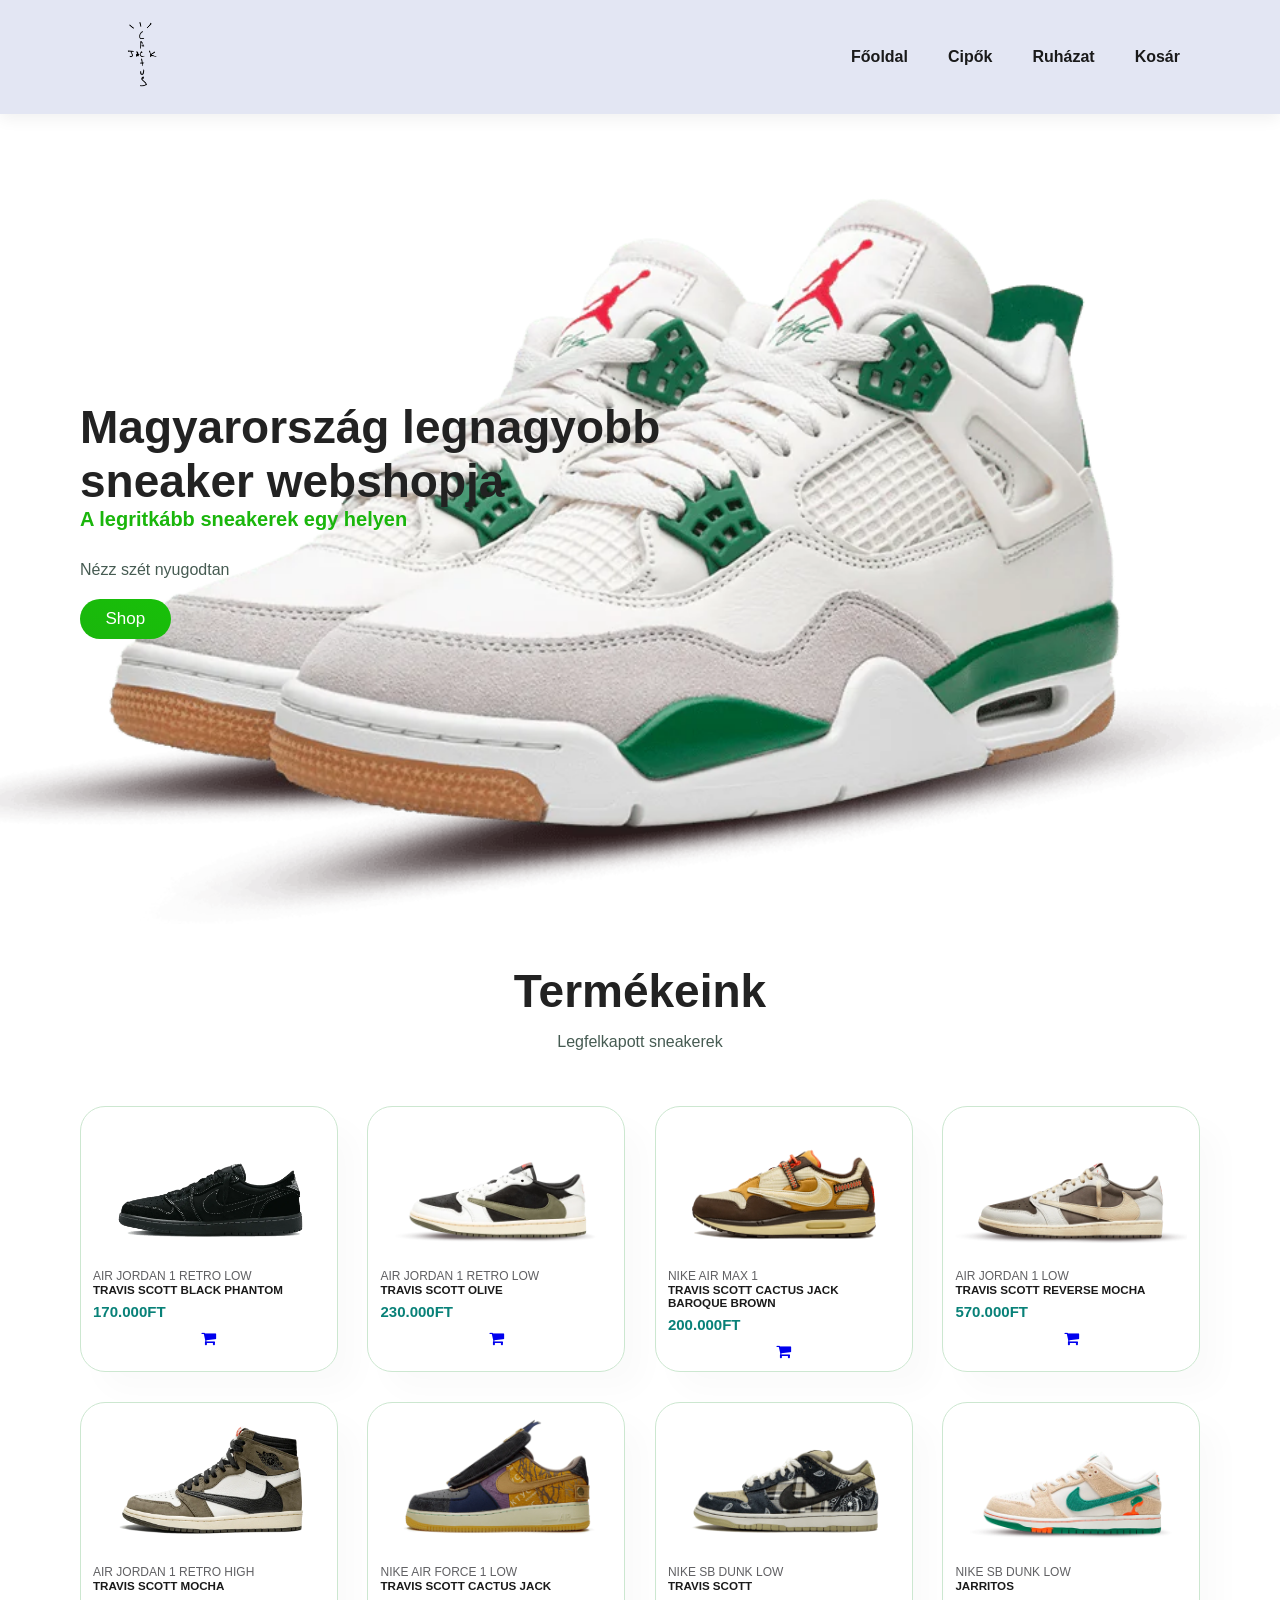
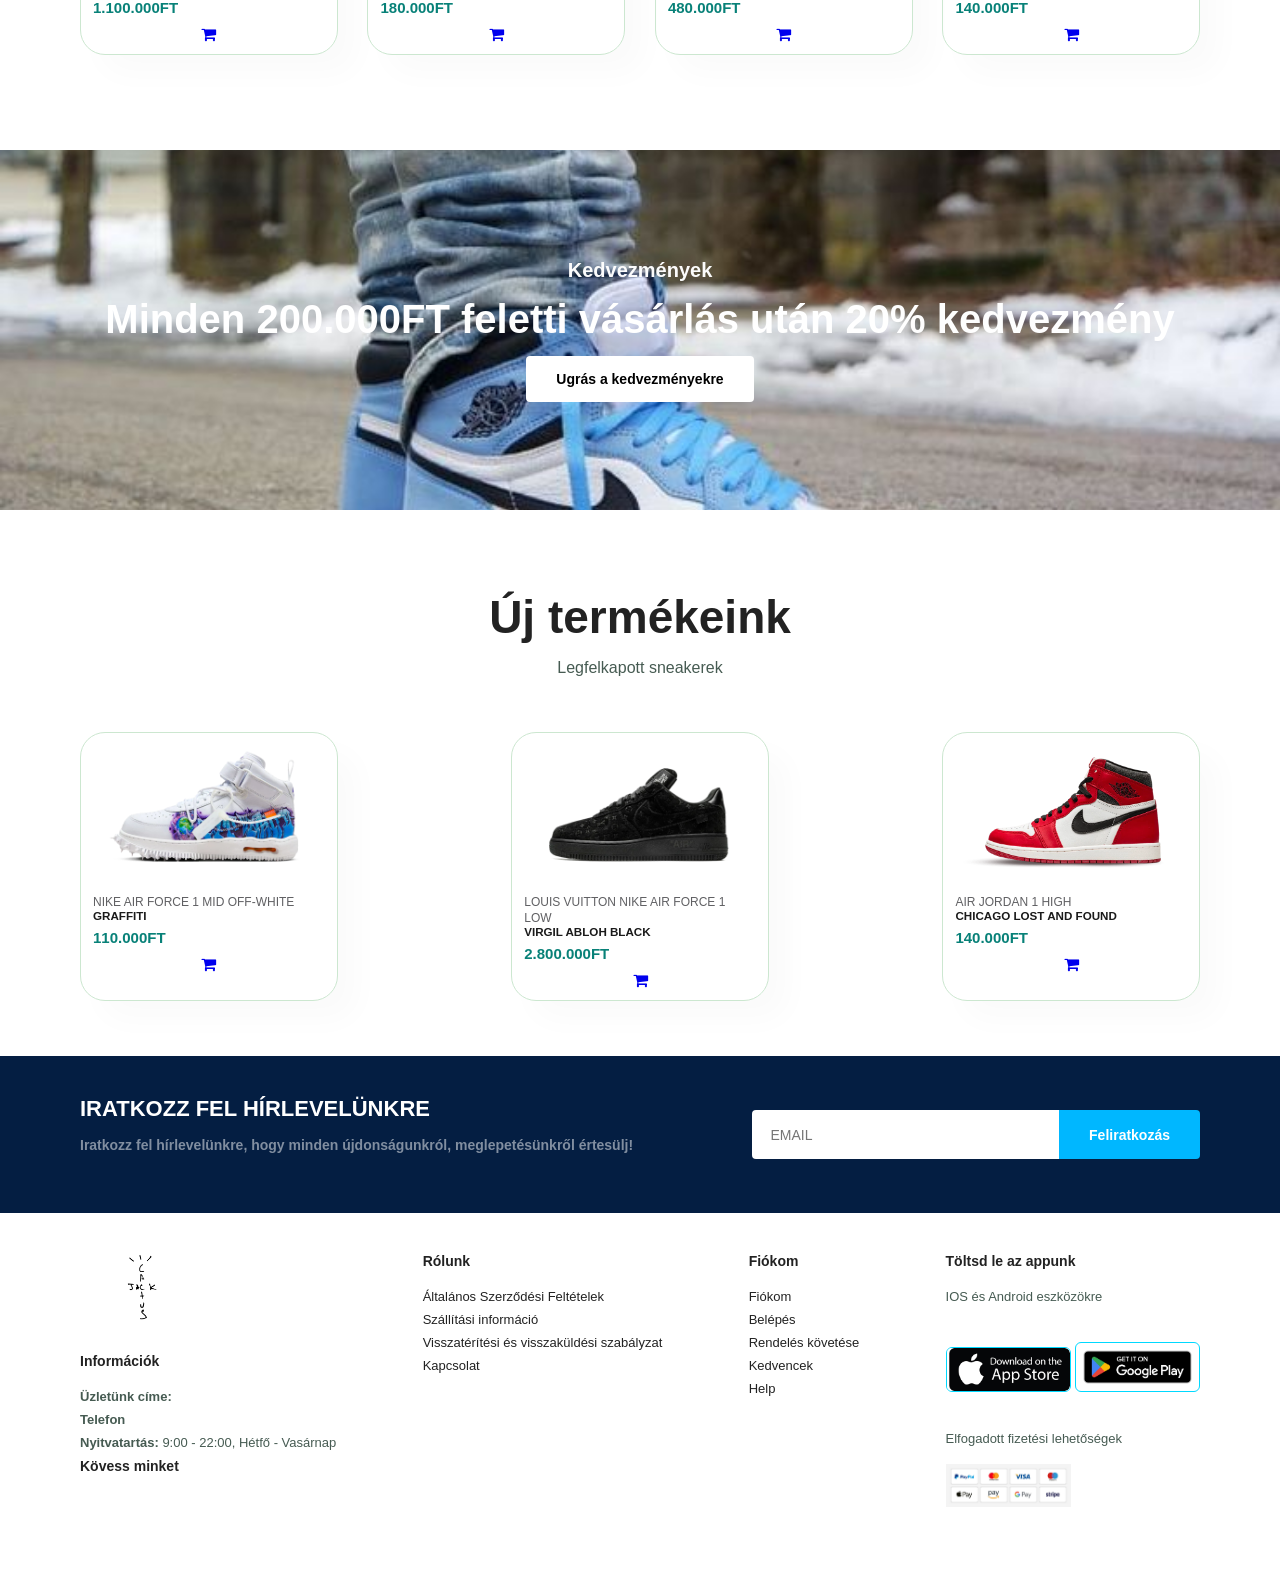
<file: index.html>
<!DOCTYPE html>
<html lang="hu">
<head>
    <meta charset="UTF-8">
    <meta http-equiv="X-UA-Compatible" content="IE=edge">
    <meta name="viewport" content="width=device-width, initial-scale=1.0">
    <title>Snkrsstore</title>
    <link rel="stylesheet" href="style.css">
    <link rel="stylesheet" href="https://cdnjs.cloudflare.com/ajax/libs/font-awesome/4.7.0/css/font-awesome.min.css">
    <link rel="stylesheet" href="https://cdnjs.cloudflare.com/ajax/libs/font-awesome/4.7.0/css/font-awesome.min.css">
</head>

<body>
    
    <section id="header">
        <a href="#"><img src="img/cactusjack.png" class="logo" alt="" width="125px"></a>

        <div>
            <ul id="navbar">
                <li><a class="active" href="index.html">Főoldal</a></li>
                <li><a href="cipo.html">Cipők</a></li>
                <li><a href="ruha.html">Ruházat</a></li>
                <li><a href="kosar.html">Kosár</a></li>
            </ul>
        </div>
    </section>

    <section id="hero">
        <h2>Magyarország legnagyobb <br>
            sneaker webshopja</h2>
        <h4>A legritkább sneakerek egy helyen</h4>
        <p>Nézz szét nyugodtan</p>
        <button>Shop</button>
    </section>

    <section id="product1" class="section-p1">
        <h2>Termékeink</h2>
        <p>Legfelkapott sneakerek</p>
        <div class="pro-container">
            <div class="pro" onclick="window.location.href='termek1.html'";>
                <img src="img/termek1.webp" alt="">
                <div class="des">
                    <span>AIR JORDAN 1 RETRO LOW</span>
                    <h5>TRAVIS SCOTT BLACK PHANTOM</h5>
                    <h4>170.000FT</h4>
                </div>
                <a href="#" ><i class="fa fa-shopping-cart"></i></a>
            </div>
            <div class="pro" onclick="window.location.href='termek2.html';">
                <img src="img/termek2.webp" alt="">
                <div class="des">
                    <span>AIR JORDAN 1 RETRO LOW</span>
                    <h5>TRAVIS SCOTT OLIVE</h5>
                    <h4>230.000FT</h4>
                </div>
                <a href="#"><i class="fa fa-shopping-cart"></i></a>
            </div>
            <div class="pro" onclick="window.location.href='termek3.html';">
                <img src="img/termek3.webp" alt="">
                <div class="des">
                    <span>NIKE AIR MAX 1</span>
                    <h5>TRAVIS SCOTT CACTUS JACK BAROQUE BROWN</h5>
                    <h4>200.000FT</h4>
                </div>
                <a href="#"><i class="fa fa-shopping-cart"></i></a>
            </div>
            <div class="pro" onclick="window.location.href='termek4.html';">
                <img src="img/termek4.webp" alt="">
                <div class="des">
                    <span>AIR JORDAN 1 LOW</span>
                    <h5>TRAVIS SCOTT REVERSE MOCHA</h5>
                    <h4>570.000FT</h4>
                </div>
                <a href="#"><i class="fa fa-shopping-cart"></i></a>
            </div>
            <div class="pro" onclick="window.location.href='termek5.html';">
                <img src="img/termek5.webp" alt="">
                <div class="des">
                    <span>AIR JORDAN 1 RETRO HIGH</span>
                    <h5>TRAVIS SCOTT MOCHA</h5>
                    <h4>1.100.000FT</h4>
                </div>
                <a href="#"><i class="fa fa-shopping-cart"></i></a>
            </div>
            <div class="pro" onclick="window.location.href='termek6.html';">
                <img src="img/termek6.webp" alt="">
                <div class="des">
                    <span>NIKE AIR FORCE 1 LOW</span>
                    <h5>TRAVIS SCOTT CACTUS JACK</h5>
                    <h4>180.000FT</h4>
                </div>
                <a href="#"><i class="fa fa-shopping-cart"></i></a>
            </div>
            <div class="pro" onclick="window.location.href='termek7.html';">
                <img src="img/termek7.webp" alt="">
                <div class="des">
                    <span>NIKE SB DUNK LOW</span>
                    <h5>TRAVIS SCOTT</h5>
                    <h4>480.000FT</h4>
                </div>
                <a href="#"><i class="fa fa-shopping-cart"></i></a>
            </div>
            <div class="pro" onclick="window.location.href='termek8.html';">
                <img src="img/termek8.webp" alt="">
                <div class="des">
                    <span>NIKE SB DUNK LOW</span>
                    <h5>JARRITOS</h5>
                    <h4>140.000FT</h4>
                </div>
                <a href="#"><i class="fa fa-shopping-cart"></i></a>
            </div>
        </div>
    </section>

    <section id="banner" class="section-m1">
        <h4>Kedvezmények</h4>
        <h2>Minden 200.000FT feletti vásárlás után <span>20% kedvezmény</span></h2>
        <button class="normal">Ugrás a kedvezményekre</button>
    </section>

    <section id="product1" class="section-p1">
        <h2>Új termékeink</h2>
        <p>Legfelkapott sneakerek</p>
        <div class="pro-container">
            <div class="pro" onclick="window.location.href='termek14.html';">
                <img src="img/termek14.webp" alt="">
                <div class="des">
                    <span>NIKE AIR FORCE 1 MID OFF-WHITE</span>
                    <h5>GRAFFITI</h5>
                    <h4>110.000FT</h4>
                </div>
                <a href="#"><i class="fa fa-shopping-cart"></i></a>
            </div>
            <div class="pro" onclick="window.location.href='termek15.html';">
                <img src="img/termek15.webp" alt="">
                <div class="des" >
                    <span>LOUIS VUITTON NIKE AIR FORCE 1 LOW</span>
                    <h5>VIRGIL ABLOH BLACK</h5>
                    <h4>2.800.000FT</h4>
                </div>
                <a href="#"><i class="fa fa-shopping-cart"></i></a>
            </div>
            <div class="pro" onclick="window.location.href='termek16.html';">
                <img src="img/termek16.webp" alt="">
                <div class="des" >
                    <span>AIR JORDAN 1 HIGH </span>
                    <h5>CHICAGO LOST AND FOUND</h5>
                    <h4>140.000FT</h4>
                </div>
                <a href="#"><i class="fa fa-shopping-cart"></i></a>
            </div>
        </div>
    </section>

    <section id="newsletter" class="section-p1">
        <div class="newstext">
            <h4>IRATKOZZ FEL HÍRLEVELÜNKRE</h4>
            <p>Iratkozz fel hírlevelünkre, hogy minden újdonságunkról, meglepetésünkről értesülj!</p>
        </div>
        <div class="form">
                <input type="text" placeholder="EMAIL">
                <button class="normal">Feliratkozás</button>
        </div>
    </section>

    <footer class="section-p1">
        <div class="col">
            <img src="img/cactusjack.png" class="logo" alt="" width="125px">
            <h4>Információk</h4>
            <p> <strong>Üzletünk címe: </strong> </p>
            <p> <strong>Telefon </strong> </p>
            <p> <strong>Nyitvatartás: </strong> 9:00 - 22:00, Hétfő - Vasárnap</p>
            <div class="follow">
                <h4>Kövess minket</h4>
            </div>
        </div>

        <div class="col">
            <h4>Rólunk</h4>
            <a href="#">Általános Szerződési Feltételek</a>
            <a href="#">Szállítási információ</a>
            <a href="#">Visszatérítési és visszaküldési szabályzat</a>
            <a href="#">Kapcsolat</a>
        </div>
        <div class="col">
            <h4>Fiókom</h4>
            <a href="#">Fiókom</a>
            <a href="#">Belépés</a>
            <a href="#">Rendelés követése</a>
            <a href="#">Kedvencek</a>
            <a href="#">Help</a>
        </div>

        <div class="col install">
            <h4>Töltsd le az appunk</h4>
            <p>IOS és Android eszközökre</p>
            <div class="row">
                <img src="img/apple.png" alt="" width="125px">
                <img src="img/google.png" alt="" width="125px">
            </div>
            <p>Elfogadott fizetési lehetőségek</p>
            <img src="img/pay.jpg" alt="" width="125px">
        </div>

    </footer>

    
    <script src="script.js"></script>
</body>

</html>
</file>
<file: style.css>
*{
    margin: 0;
    padding: 0;
    box-sizing: border-box;
    font-family: 'Spartan', sans-serif;
}

h1{
    font-size: 50px;
    line-height: 64px;
    color: #222;
}

h2{
    font-size: 46px;
    line-height: 54px;
    color: #222;
}

h4{
    font-size: 20px;
    color: #222;
}

h6{
    font-weight: 700;
    font-size: 12px;
}

p{
    font-size: 16px;
    color: #465b52;
    margin: 15px 0 20px 0;
}

.section-p1{
    padding: 40px 80px;
    color: white;
}

.section-m1{
    margin: 40px 0;
}

button.normal {
    font-size: 14px;
    font-weight: 600;
    padding: 15px 30px;
    color: #000;
    background-color: #fff;
    border-radius: 4px;
    cursor: pointer;
    border: none;
    outline: none;
    transition: 0.2s;
}

body{
    width: 100%;
}

#header{
    display: flex;
    align-items: center;
    justify-content: space-between;
    padding: 20px 80px;
    background: #e3e6f3;
    box-shadow: 0 5px 15px rgba(0, 0, 0, 0.06);
    z-index: 999;
    position: sticky;
    top: 0;
    left: 0;
}

#navbar{
    display: flex;
    align-items: center;
    justify-content: center;
}

#navbar li{
    list-style: none;
    padding: 0 20px;
}

#navbar li a{
    text-decoration: none;
    font-size: 16px;
    font-weight: 600;
    color: #1a1a1a;
    transition: 0.3s ease;
}

#hero{
    background-image: url("img/index.webp");
    height: 90vh;
    width: 100%;
    background-size: cover;
    background-position: top 25% right 0;
    padding: 0 80px;
    display: flex;
    flex-direction: column;
    align-items: flex-start;
    justify-content: center;
}

#hero h4 {
    padding-bottom: 15px;
}

#hero h4 {
    color: #1ab60c;
}

#hero button {
    border: none;
 color: #fff;
 background-image: linear-gradient(30deg, #1ab60c, #18c009);
 border-radius: 20px;
 background-size: 100% auto;
 font-family: inherit;
 font-size: 17px;
 padding: 0.6em 1.5em;
}

button:hover {
    background-position: right center;
    background-size: 200% auto;
    -webkit-animation: pulse 2s infinite;
    animation: pulse512 1.5s infinite;
   }
   
   @keyframes pulse512 {
    0% {
     box-shadow: 0 0 0 0 #05bada66;
    }
   
    70% {
     box-shadow: 0 0 0 10px rgb(218 103 68 / 0%);
    }
   
    100% {
     box-shadow: 0 0 0 0 rgb(218 103 68 / 0%);
    }
   }

#product1 {
    text-align: center;
}

#product1 .pro-container{
    display:flex;
    justify-content: space-between;
    padding-top: 20px;
    flex-wrap: wrap;
}

#product1 .pro{
    width: 23%;
    min-width: 250px;
    padding: 10px 12px;
    border: 1px solid #cce7d0;
    border-radius: 25px;
    cursor: pointer;
    box-shadow: 20px 20px 30px rgba(0, 0, 0, 0.02);
    margin: 15px 0;
    transition: 0.2s ease;

}

#product1 .pro:hover{
    box-shadow: 20px 20px 30px rgba(0, 0, 0, 0.06);
}

#product1 .pro img {
    width: 100%;
    border-radius: 20px;

}

#product1 .pro .des {
    text-align: start;
    padding: 10px 0;
}

#product1 .pro .des span {
    color: #606063;
    font-size: 12px;
}

#product1 .pro .des {
    padding-top: 7px;
    color: #1a1a1a;
    font-size: 14px;
}

#product1 .pro .des h4 {
    padding-top: 7px;
    font-size: 15px;
    font-weight: 700;
    color: #088178;
}

#product1 .pro .cart{
    width: 40px;
    height: 40px;
    line-height: 40px;
    border-radius: 50px;
    background-color: #e8f6ea;
    font-weight: 500;
    color: #088178;
    border: 1px solid #cce7d0;
    position: absolute;
    bottom: 20px;
    right: 10px; 

}

#banner {
    display: flex;
    flex-direction: column;
    justify-content: center;
    align-items: center;
    text-align: center;
    background-image: url("img/kedv.jpg");
    width: 100%;
    height: 40vh;
    background-size: cover;
    background-position: center;
}

#banner h4{
    color: #fdfdfdfd;
    font-size: 20px;
}

#banner h2{
    color: #fffffffd;
    font-size: 40px;
    padding: 10px 0;
}

#banner h2 span{
    color: #fffffffd;
    
}

#banner button:hover{
    background: #00b7ffda;
    color: #ffffffda;
}

#newsletter{
    display: flex;
    justify-content: space-between;
    flex-wrap: wrap;
    align-items: center;
    background-repeat: no-repeat;
    background-position: 20% 30%;
    background-color: #041e42;
}

#newsletter h4{
    font-size: 22px;
    font-weight: 700;
    color: #fff;
}

#newsletter p{
    font-size: 14px;
    font-weight: 600;
    color: #818ea0;
}

#newsletter .form{
    display: flex;
    width: 40%;
}

#newsletter input{
    height: 3.100rem;
    padding: 0 1.25em;
    font-size: 14px;
    width: 100%;
    border: 1px solid transparent;
    border-radius: 4px;
    outline: none;
    border-top-right-radius: 0;
    border-bottom-right-radius: 0;
}

#newsletter button{
    background-color: #00b7ff;
    color: #fff;
    white-space: nowrap;
    border-top-left-radius: 0;
    border-bottom-left-radius: 0;
}

footer {
    display: flex;
    flex-wrap: wrap;
    justify-content: space-between;
}

footer  .col{
    display: flex;
    flex-direction: column;
    align-items: flex-start;
    margin-bottom: 20px;
}

footer .logo{
    margin-bottom: 30px;
}

footer h4{
    font-size: 14px;
    padding-bottom: 20px;
}

footer p{
    font-size: 13px;
    margin: 0 0 8px 0;
}

footer a{
    font-size: 13px;
    text-decoration: none;
    color: #222;
    margin: 0 0 8px 0;
}

footer .install .row img{
    border: 1px solid #00d9ff;
    border-radius: 6px;
}

footer .install img {
    margin:10px 0 15px 0;
}

footer .follow i:hover{
    color: #00d9ff;
}

#page-header{
    background-image: url("img/cipoj1.jpg");
    width: 100%;
    height: 40vh;
    background-size: cover;
    background-position: center;
}

#prodetails{
    display: flex;
    margin-top: 20px;
}

#prodetails .single-pro-image{
    width: 40%;
    margin-right: 50px;
}

.small-img-group{
    display: flex;
    justify-content: space-between;
}

.small-img-col{
    flex-basis: 24%;
    cursor: pointer;
}

#prodetails .single-pro-details{
    width: 50%;
    padding-top: 30px;
}

#prodetails .single-pro-details h4 {
    padding: 40px 0 20px 0;
}

#prodetails .single-pro-details h2{
    font-size: 26px;
}

#prodetails .single-pro-details select{
    display: block;
    padding: 5px 10px;
    margin-bottom: 10px;
}

#prodetails .single-pro-details input{
    width: 50px;
    height: 47px;
    padding-left: 10px;
    font-size: 16px;
    margin-right: 10px;
}

#prodetails .single-pro-details input:focus{
    outline: none;
}

#prodetails .single-pro-details button{
    background: #00c3ff;
    color: #fff;
}



.page-section {
    padding: 80px 0;
}

.page-section-heading {
    font-size: 2.5rem;
    color: #212529;
}

.divider-custom {
    margin: 20px 0;
    display: flex;
    justify-content: center;
    align-items: center;
}

.divider-custom-line {
    width: 50px;
    height: 2px;
    background-color: #212529;
    margin: 0 10px;
}

.container {
    width: 80%;
    margin: 0 auto;
}

.row {
    margin: 20px 0;
}

.form-control {
    width: 100%;
    padding: 10px;
    margin-top: 5px;
    margin-bottom: 15px;
    border: 1px solid #ced4da;
    border-radius: 4px;
}

.btn-primary {
    padding: 10px 20px;
    background-color: #007bff;
    color: #fff;
    border: none;
    cursor: pointer;
}

#page-header1{
    background-image: url("img/supreme.jpg");
    width: 100%;
    height: 40vh;
    background-size: cover;
    background-position: center;
}
</file>
